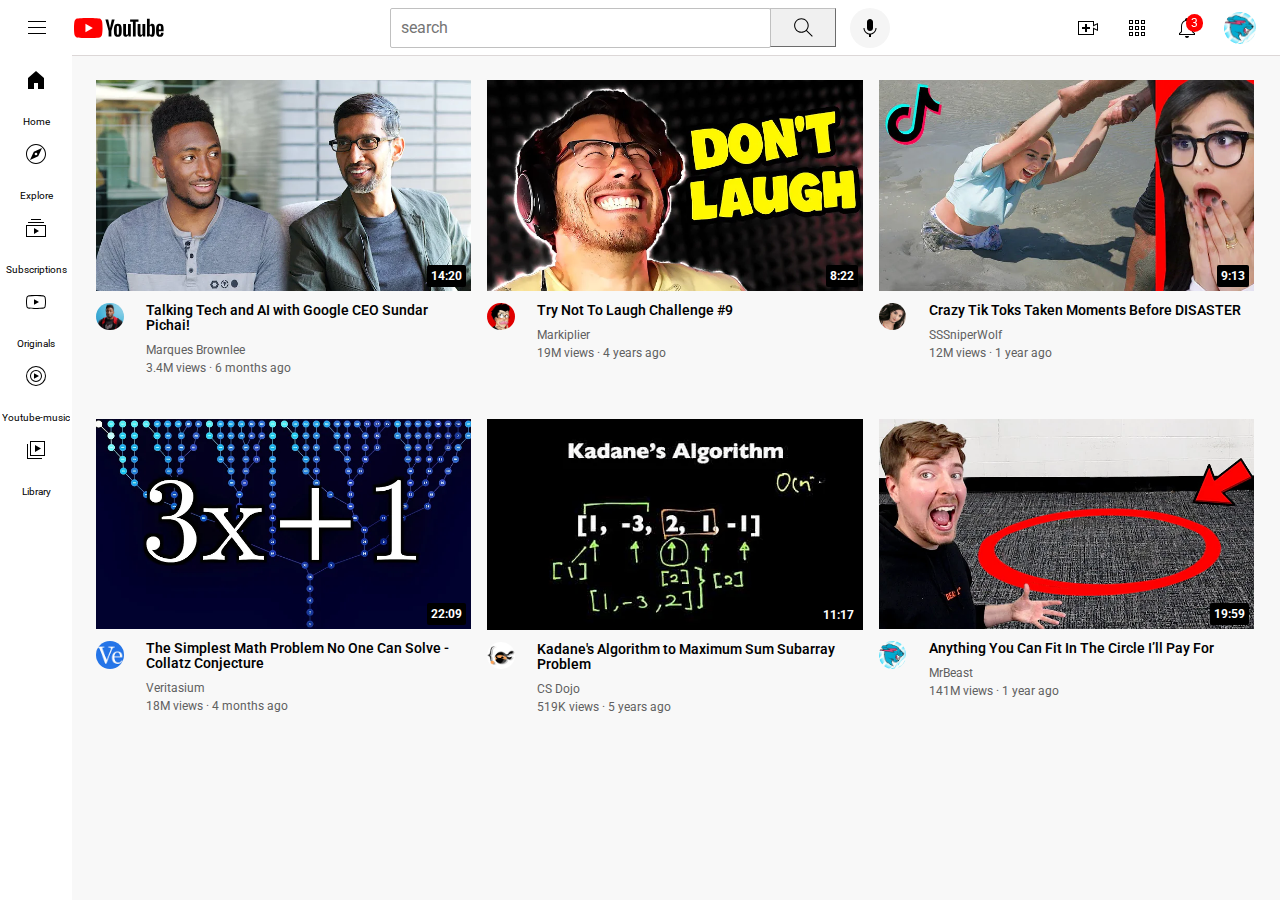
<file: index.html>
<!DOCTYPE html>
<html>
<head>
    <title>Youtube.com Owenz</title>
    <link rel="preconnect" href="https://fonts.googleapis.com">
    <link rel="preconnect" href="https://fonts.gstatic.com" crossorigin>
    <link href="https://fonts.googleapis.com/css2?family=Roboto:ital,wght@0,100;0,300;0,400;0,500;0,700;0,900;1,100;1,300;1,400;1,500;1,700;1,900&display=swap" rel="stylesheet">
    
    <link rel="stylesheet" href="Styles/general.css">
    <link rel="stylesheet" href="Styles/header.css">
    <link rel="stylesheet" href="Styles/video.css">
    <link rel="stylesheet" href="Styles/sidebar.css">



    <!------- -----NB.....-This method of arranging data in boxes like in youtube etc using <DIVs>  
     LIKE BELOW IN the Html code with <div> that are boxes in coding has..................
     problems during background colour it creates spaces in colour wic makes it bad --- */-->   

   

</head>
<body>
    <div class="header">

        <div class="left-section">
            <img class="hamburger-menu" src="icons/hamburger-menu.svg">
            <img class="youtube-logo" src="icons/youtube-logo.svg ">
        </div>
       
       
        <div class="middle-section">
              <input class="search-bar" type="text" placeholder="search">
               <button class="search-button">
                    <img class="search-icon" src="icons/search.svg">
                    <div class="tooltip">Search</div>
                </button>
            
                <button class="voice-button">
                    <img class="voice-icon" src="icons/voice-search-icon.svg">
                    <div class="tooltip">search with your voice</div>

                </button>

        </div>
       
        <div class="right-section">
            <div class="upload-container">
                <img class="upload-icon" src="icons/upload.svg">
                <div class="tooltip">Create</div>
               
            </div>

            <div class="youtube-app"> 
                
                <img class="app-icon" src="icons/youtube-apps.svg">
                <div class="tooltip">Youtube apps</div>
            </div>
           
            
            <div class="notification-container">
                <img class="notification-icon" src="icons/notifications.svg">

                <div class="notifications-count">3</div>
                <div class="tooltip">Notifications</div>
            </div>
            
            <img class="profile-icon" src="thumbnail/channel-pic/channel-6.jpeg">


        </div>
        
        
    </div>


    <div class="sidebar">
        <div class="sidebar-link">
            <img src="icons/sidebar icons/home.svg">
            <div>Home</div>
        </div>
        <div class="sidebar-link">
            <img src="icons/sidebar icons/explore.svg">
            <div>Explore</div>
        </div>
        <div class="sidebar-link">
            <img src="icons/sidebar icons/subscriptions.svg">
            <div>Subscriptions</div>
        </div>
        <div class="sidebar-link">
            <img src="icons/sidebar icons/originals.svg">
            <div>Originals</div>
        </div>
        <div class="sidebar-link">
            <img src="icons/sidebar icons/youtube-music.svg">
            <div>Youtube-music</div>
        </div>
        <div class="sidebar-link">
            <img src="icons/sidebar icons/library.svg">
            <div>Library</div>
        </div>
    </div>
    
    

    <div class="video-grid">

        
    <div class="video-preview">

        <div class="thumbnail-row">
            <img class="thumbnail" src="thumbnail/thumbnail-1.webp">

            <div class="video-time">14:20</div>

        </div>
        <div class="video-infro-grid">
            <div class="channel-picture">
                <img class="profile-pic" src="thumbnail/channel-pic/channel-1.jpeg">


            </div>
            
            <div class="video-infro"> 
                <p class="video-title">
                    Talking Tech and AI with Google CEO Sundar Pichai!
                </p>
                <p class="video-author">
                    Marques Brownlee
                </p>
                <p class="video-stats">
                    3.4M views &#183; 6 months ago
                </p>

            </div>
        </div>
    </div>
    <!----this method we use <DIV> wic is a box in nature to create a box like edite of youtube 
        in order to input our data in them ----but it becomes bad during background colouring 
    in order to solve that we u CSS grid (which is in the grid.css if u want it R wic is the best option
    for box creating in websites to create displays like youtube..........)-->
    <div class="video-preview">

            <div class="thumbnail-row" >
                <img class="thumbnail" src="thumbnail/thumbnail-2.webp">
                <div class="video-time">8:22</div>
            </div>

            <div class="video-infro-grid">
                <div class="channel-picture">
                    
                    <img class="profile-pic" src="thumbnail/channel-pic/channel-2.jpeg">
                </div>
                        
                
                <div class="video-infro"> 
                        
                    <p class="video-title">
                        
                        Try Not To Laugh Challenge #9
                    </p>
                    <p class="video-author">
                        Markiplier
                    </p>
                    <p class="video-stats">
                        19M views &#183; 4 years ago
                    </p>
            </div>
        </div>

    </div>

    <div class="video-preview">

        <div class="thumbnail-row">
            <img class="thumbnail" src="thumbnail/thumbnail-3.webp">
            <div class="video-time">9:13</div>

        </div>
        <div class="video-infro-grid">
            <div class="channel-picture">
                <img class="profile-pic" src="thumbnail/channel-pic/channel-3.jpeg">
            </div>
            
            <div class="video-infro"> 
                <p class="video-title">
                    
                    Crazy Tik Toks Taken Moments Before DISASTER
                </p>
                <p class="video-author">
                    SSSniperWolf
                </p>
                <p class="video-stats">
                    12M views &#183; 1 year ago 
                </p>

            </div>
        </div>
    </div>
    <!----this method we use <DIV> wic is a box in nature to create a box like edite of youtube 
        in order to input our data in them ----but it becomes bad during background colouring 
    in order to solve that we u CSS grid (which is in the grid.css if u want it R wic is the best option
    for box creating in websites to create displays like youtube..........)-->
    <div class="video-preview">

            <div class="thumbnail-row" >
                <img class="thumbnail" src="thumbnail/thumbnail-4.webp">
                <div class="video-time">22:09</div>
            </div>

            <div class="video-infro-grid">
                <div class="channel-picture">
                    
                    <img class="profile-pic" src="thumbnail/channel-pic/channel-4.jpeg">
                    
                </div>
                        
                
                <div class="video-infro"> 
                        
                    <p class="video-title">
                        
                        The Simplest Math Problem No One Can Solve - Collatz Conjecture
                        
                    </p>
                    <p class="video-author">
                        Veritasium
                        
                    </p>
                    <p class="video-stats">
                       18M views   &#183; 4 months ago
                    </p>
            </div>
        </div>

    </div>

    <div class="video-preview">

        <div class="thumbnail-row">
            <img class="thumbnail" src="thumbnail/thumbnail-5.webp">
            <div class="video-time">11:17</div>
        </div>
        <div class="video-infro-grid">
            <div class="channel-picture">
                <img class="profile-pic" src="thumbnail/channel-pic/channel-5.jpeg">
            </div>
            
            <div class="video-infro"> 
                <p class="video-title">
                    
                    Kadane's Algorithm to Maximum Sum Subarray Problem
                </p>
                <p class="video-author">
                    CS Dojo
                </p>
                <p class="video-stats">
                 519K views &#183; 5 years ago
                </p>

            </div>
        </div>
    </div>
    <!----this method we use <DIV> wic is a box in nature to create a box like edite of youtube 
        in order to input our data in them ----but it becomes bad during background colouring 
    in order to solve that we u CSS grid (which is in the grid.css if u want it R wic is the best option
    for box creating in websites to create displays like youtube..........)-->
    <div class="video-preview">

            <div class="thumbnail-row" >
                <img class="thumbnail" src="thumbnail/thumbnail-6.webp">
                <div class="video-time">19:59</div>
            </div>

            <div class="video-infro-grid">
                <div class="channel-picture">
                    
                    <img class="profile-pic" src="thumbnail/channel-pic/channel-6.jpeg">
                </div>
                        
                
                <div class="video-infro"> 
                        
                    <p class="video-title">
                        
                        Anything You Can Fit In The Circle I’ll Pay For
                    </p>
                    <p class="video-author">
                        MrBeast
                    </p>
                    <p class="video-stats">
                         141M views &#183;  1 year ago
                    </p>
                    
            </div>
        </div>

    </div>

    </div>
    
</body>
</html>
</file>
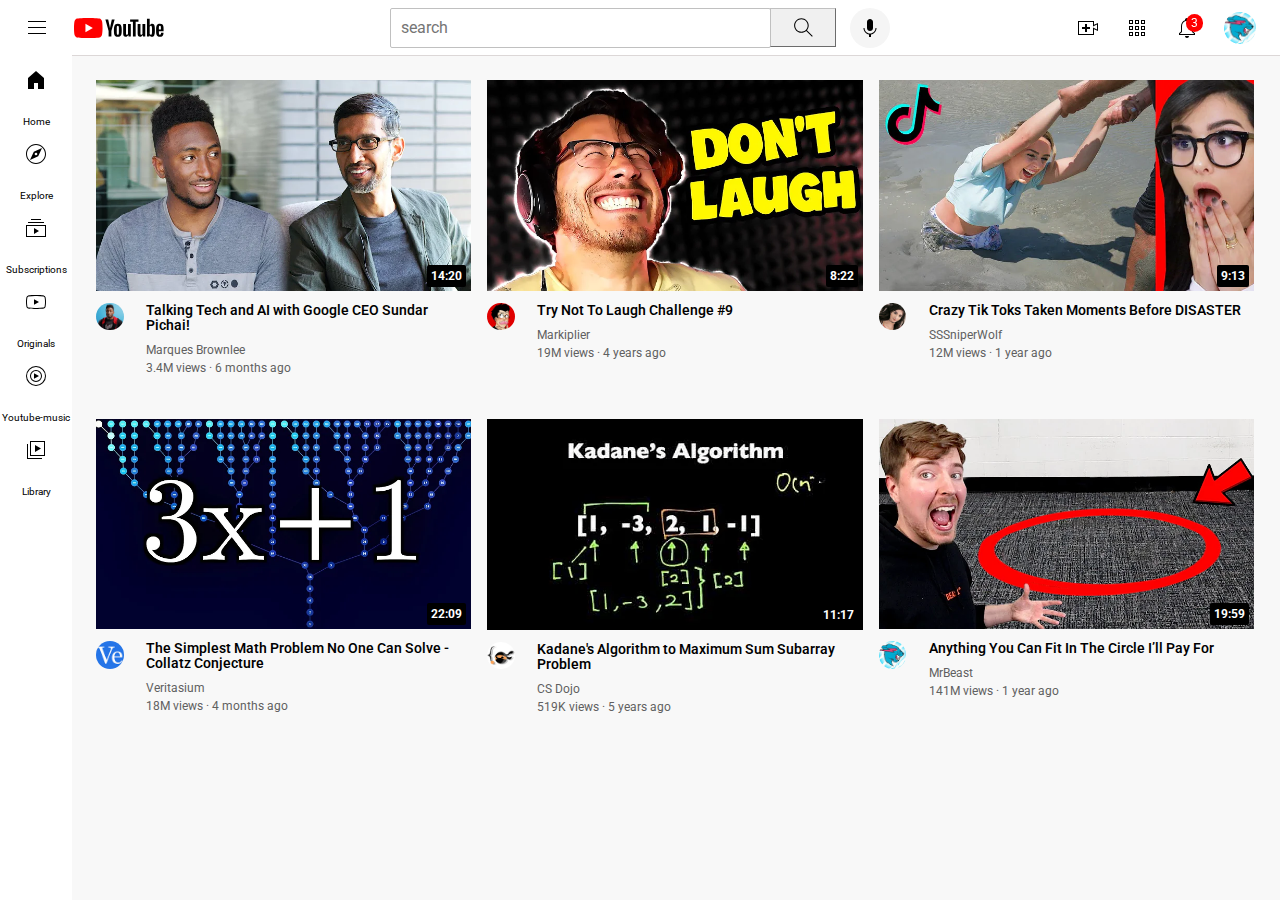
<file: youtube.html>
<!DOCTYPE html>
<html>
<head>
    <title>Youtube.com Owenz</title>
    <link rel="preconnect" href="https://fonts.googleapis.com">
    <link rel="preconnect" href="https://fonts.gstatic.com" crossorigin>
    <link href="https://fonts.googleapis.com/css2?family=Roboto:ital,wght@0,100;0,300;0,400;0,500;0,700;0,900;1,100;1,300;1,400;1,500;1,700;1,900&display=swap" rel="stylesheet">
    
    <link rel="stylesheet" href="Styles/general.css">
    <link rel="stylesheet" href="Styles/header.css">
    <link rel="stylesheet" href="Styles/video.css">
    <link rel="stylesheet" href="Styles/sidebar.css">



    <!------- -----NB.....-This method of arranging data in boxes like in youtube etc using <DIVs>  
     LIKE BELOW IN the Html code with <div> that are boxes in coding has..................
     problems during background colour it creates spaces in colour wic makes it bad --- */-->   

   

</head>
<body>
    <div class="header">

        <div class="left-section">
            <img class="hamburger-menu" src="icons/hamburger-menu.svg">
            <img class="youtube-logo" src="icons/youtube-logo.svg ">
        </div>
       
       
        <div class="middle-section">
              <input class="search-bar" type="text" placeholder="search">
               <button class="search-button">
                    <img class="search-icon" src="icons/search.svg">
                    <div class="tooltip">Search</div>
                </button>
            
                <button class="voice-button">
                    <img class="voice-icon" src="icons/voice-search-icon.svg">
                    <div class="tooltip">search with your voice</div>

                </button>

        </div>
       
        <div class="right-section">
            <div class="upload-container">
                <img class="upload-icon" src="icons/upload.svg">
                <div class="tooltip">Create</div>
               
            </div>

            <div class="youtube-app"> 
                
                <img class="app-icon" src="icons/youtube-apps.svg">
                <div class="tooltip">Youtube apps</div>
            </div>
           
            
            <div class="notification-container">
                <img class="notification-icon" src="icons/notifications.svg">

                <div class="notifications-count">3</div>
                <div class="tooltip">Notifications</div>
            </div>
            
            <img class="profile-icon" src="thumbnail/channel-pic/channel-6.jpeg">


        </div>
        
        
    </div>


    <div class="sidebar">
        <div class="sidebar-link">
            <img src="icons/sidebar icons/home.svg">
            <div>Home</div>
        </div>
        <div class="sidebar-link">
            <img src="icons/sidebar icons/explore.svg">
            <div>Explore</div>
        </div>
        <div class="sidebar-link">
            <img src="icons/sidebar icons/subscriptions.svg">
            <div>Subscriptions</div>
        </div>
        <div class="sidebar-link">
            <img src="icons/sidebar icons/originals.svg">
            <div>Originals</div>
        </div>
        <div class="sidebar-link">
            <img src="icons/sidebar icons/youtube-music.svg">
            <div>Youtube-music</div>
        </div>
        <div class="sidebar-link">
            <img src="icons/sidebar icons/library.svg">
            <div>Library</div>
        </div>
    </div>
    
    

    <div class="video-grid">

        
    <div class="video-preview">

        <div class="thumbnail-row">
            <img class="thumbnail" src="thumbnail/thumbnail-1.webp">

            <div class="video-time">14:20</div>

        </div>
        <div class="video-infro-grid">
            <div class="channel-picture">
                <img class="profile-pic" src="thumbnail/channel-pic/channel-1.jpeg">


            </div>
            
            <div class="video-infro"> 
                <p class="video-title">
                    Talking Tech and AI with Google CEO Sundar Pichai!
                </p>
                <p class="video-author">
                    Marques Brownlee
                </p>
                <p class="video-stats">
                    3.4M views &#183; 6 months ago
                </p>

            </div>
        </div>
    </div>
    <!----this method we use <DIV> wic is a box in nature to create a box like edite of youtube 
        in order to input our data in them ----but it becomes bad during background colouring 
    in order to solve that we u CSS grid (which is in the grid.css if u want it R wic is the best option
    for box creating in websites to create displays like youtube..........)-->
    <div class="video-preview">

            <div class="thumbnail-row" >
                <img class="thumbnail" src="thumbnail/thumbnail-2.webp">
                <div class="video-time">8:22</div>
            </div>

            <div class="video-infro-grid">
                <div class="channel-picture">
                    
                    <img class="profile-pic" src="thumbnail/channel-pic/channel-2.jpeg">
                </div>
                        
                
                <div class="video-infro"> 
                        
                    <p class="video-title">
                        
                        Try Not To Laugh Challenge #9
                    </p>
                    <p class="video-author">
                        Markiplier
                    </p>
                    <p class="video-stats">
                        19M views &#183; 4 years ago
                    </p>
            </div>
        </div>

    </div>

    <div class="video-preview">

        <div class="thumbnail-row">
            <img class="thumbnail" src="thumbnail/thumbnail-3.webp">
            <div class="video-time">9:13</div>

        </div>
        <div class="video-infro-grid">
            <div class="channel-picture">
                <img class="profile-pic" src="thumbnail/channel-pic/channel-3.jpeg">
            </div>
            
            <div class="video-infro"> 
                <p class="video-title">
                    
                    Crazy Tik Toks Taken Moments Before DISASTER
                </p>
                <p class="video-author">
                    SSSniperWolf
                </p>
                <p class="video-stats">
                    12M views &#183; 1 year ago 
                </p>

            </div>
        </div>
    </div>
    <!----this method we use <DIV> wic is a box in nature to create a box like edite of youtube 
        in order to input our data in them ----but it becomes bad during background colouring 
    in order to solve that we u CSS grid (which is in the grid.css if u want it R wic is the best option
    for box creating in websites to create displays like youtube..........)-->
    <div class="video-preview">

            <div class="thumbnail-row" >
                <img class="thumbnail" src="thumbnail/thumbnail-4.webp">
                <div class="video-time">22:09</div>
            </div>

            <div class="video-infro-grid">
                <div class="channel-picture">
                    
                    <img class="profile-pic" src="thumbnail/channel-pic/channel-4.jpeg">
                    
                </div>
                        
                
                <div class="video-infro"> 
                        
                    <p class="video-title">
                        
                        The Simplest Math Problem No One Can Solve - Collatz Conjecture
                        
                    </p>
                    <p class="video-author">
                        Veritasium
                        
                    </p>
                    <p class="video-stats">
                       18M views   &#183; 4 months ago
                    </p>
            </div>
        </div>

    </div>

    <div class="video-preview">

        <div class="thumbnail-row">
            <img class="thumbnail" src="thumbnail/thumbnail-5.webp">
            <div class="video-time">11:17</div>
        </div>
        <div class="video-infro-grid">
            <div class="channel-picture">
                <img class="profile-pic" src="thumbnail/channel-pic/channel-5.jpeg">
            </div>
            
            <div class="video-infro"> 
                <p class="video-title">
                    
                    Kadane's Algorithm to Maximum Sum Subarray Problem
                </p>
                <p class="video-author">
                    CS Dojo
                </p>
                <p class="video-stats">
                 519K views &#183; 5 years ago
                </p>

            </div>
        </div>
    </div>
    <!----this method we use <DIV> wic is a box in nature to create a box like edite of youtube 
        in order to input our data in them ----but it becomes bad during background colouring 
    in order to solve that we u CSS grid (which is in the grid.css if u want it R wic is the best option
    for box creating in websites to create displays like youtube..........)-->
    <div class="video-preview">

            <div class="thumbnail-row" >
                <img class="thumbnail" src="thumbnail/thumbnail-6.webp">
                <div class="video-time">19:59</div>
            </div>

            <div class="video-infro-grid">
                <div class="channel-picture">
                    
                    <img class="profile-pic" src="thumbnail/channel-pic/channel-6.jpeg">
                </div>
                        
                
                <div class="video-infro"> 
                        
                    <p class="video-title">
                        
                        Anything You Can Fit In The Circle I’ll Pay For
                    </p>
                    <p class="video-author">
                        MrBeast
                    </p>
                    <p class="video-stats">
                         141M views &#183;  1 year ago
                    </p>
                    
            </div>
        </div>

    </div>

    </div>
    
</body>
</html>
</file>
<file: Styles/general.css>
p{
    font-family: Roboto, Arial;
    margin-top: 0;
    margin-bottom: 0;
}
body{
    margin:0 ;
    padding-top: 80px;
    padding-left: 96px;
    padding-right: 26px;
    background-color: rgb(248, 248, 248);
}
</file>
<file: Styles/header.css>
.header{
    height: 55px;
    display: flex;
    flex-direction: row;
    justify-content: space-between;


    position: fixed;
    top: 0;
    left: 0;
    right: 0;

    z-index: 100;
    

    background-color: white;
    border-bottom-width: 1px;
    border-bottom-style: solid;
    border-bottom-color: rgb(220, 215, 215);
}
.left-section{
    /*background-color: lightblue;
    /*width: 150px; we remove it when we start putting logo for it to contain its things*/
    display: flex;
    align-items: center;
    
}

.hamburger-menu{
    height: 24px;
    margin-left: 25px;
    margin-right: 25px;
    
}

.youtube-logo{
    height: 20px;
}

.middle-section{
   /*--- background-color: lightpink; remove it becoz we r setting search-bar---*/
    flex: 1;
    margin-left: 70px;
    margin-right: 30px;
    max-width: 500px;
    display: flex;
    align-items: center;
}

.search-bar::placeholder{
    font-family: Roboto, Arial;
    font-size: 16px;

}
.search-bar {
    flex: 1;
    height: 36px;
    padding-left: 10px;
    font-size: 16px;
    border-width: 1px;
    border-style: solid;
    border-color: rgb(192, 192, 192);
    border-radius: 2px;
    box-shadow: inset 1px 2px 3px rgba(0 0 0 0.15); /* This gives a small shadow to the inside of a box inside using box-shadow :inset ; */
    width: 0;/* This makes the searh bar to shrinck when adjusting becoze we have removed the default width*/
}
.search-button{
    height: 39px;
    width: 66px;
    background-color:rgb(240, 240, 240) ;
    border-width: 1px;
    border-style: 2px;
    border-color: rgb(192, 192, 192);
    margin-left: -1px;/* To set it together with the search-bar we use - negative to combine box borders.*/
    margin-right: 10px;

    position: relative;
}

.search-button, 
.voice-button,
.upload-container,
.youtube-app,
.notification-container {
    display: flex;
    justify-content: center;
    align-items: center;
    position: relative;
}
.search-button .tooltip, 
.voice-button .tooltip,
.upload-container .tooltip,
.youtube-app .tooltip,
.notification-container .tooltip{
    font-family: Roboto, Arial;
    position: absolute;
    background-color: gray;
    color: white;
    padding-top: 4px;
    padding-left: 8px;
    padding-right: 8px;
    padding-bottom: 4px;
    font-size: 12px;
    border-radius: 2px;
    bottom: -30px;
    opacity: 0;
    transition: opacity 0.15;
    pointer-events: none;
    white-space: nowrap;

}
/* ---This is done to put  */

.search-button:hover .tooltip,
.voice-button:hover .tooltip,
.upload-container:hover .tooltip,
.youtube-app:hover .tooltip,
.notification-container:hover .tooltip{
    opacity: 1;
}
.search-icon{
    height: 25px;
   
}

.voice-button{
    height: 40px;
    width: 40px;
    border-radius: 20px;
    border: none;
    margin-left: 4px;
    background-color: rgb(245, 245, 245);
}

.voice-icon{
    height: 24px;
    
}

.right-section{
   /* background-color: lightblue;*/
    width: 180px;
    display: flex;
    align-items: center;
    justify-content: space-between;
    margin-right: 24px;
    flex-shrink: 0;/* we set it to zero for it to not shrinck when adjusting*/
}

.upload-icon{
    height: 24px;
}
.app-icon{
    height: 24px;
}
.notification-icon{
    height: 24px;
}
.notification-container{
    position: relative;
}

.notifications-count{
    position: absolute;
    top: -2px;
    right: -4px;
    background-color: red;
    color: white;
    font-family: Roboto, Arial;
    font-size: 12px;
    padding-left: 5px;
    padding-top: 2px;
    padding-right: 5px;
    padding-bottom: 2px;
    border-radius: 12px;
}
.profile-icon{
    height: 32px;
    border-radius:16px ;
}
</file>
<file: Styles/video.css>
.thumbnail {
   /* width: 300px;*/
   width: 100%;
   
}



.video-author, .video-stats{
    display: block;

}

/* video-preview{ /*width: 300px;
    display: inline-block;
    vertical-align: top;
    margin-right: 15px; */
        


.video-title{
    margin-top: 0;
    font-size: 14px;
    font-weight: 550;
    line-height: 15px;
    margin-bottom: 10px;
}

.video-infro-grid{
    display:grid ;
    grid-template-columns: 50px 1fr;

}


.channel-picture{
   /* background-color: grey;
   /* display: inline-block;
    width: 50px;
    vertical-align: top;*/
}


.video-infro{
   /* background-color: grey;
    /*display: inline-block;
    width: 200px;
   vertical-align: top;
   
   
  .....NB..... We are ignoring these styles because the are applied when we are using inline-block method to arrange
   our display boxs used in websites and youtube ........ while when we use Grid.css style of making boxes for sites
   we do not need them ie the width, display lineblock we set everything using Grid elements...........*/

}

.profile-pic{
    width: 55%;
    border-radius: 50px;
    
}

.thumbnail-row{
    margin-bottom: 8px;
    position: relative;
}

.video-author{
    font-size: 12px;
    color: rgb(96,96,96);
    margin-bottom: 4px;
}
.video-stats{
    font-size: 12px;
    color: rgb(96,96,96);
    margin-bottom: 4px;

}

.video-grid{
    display:grid ;
    grid-template-columns: 1fr 1fr 1fr ;
    column-gap: 16px;
    row-gap: 40px
}

@media( max-width:750px) {
    .video-grid{
        grid-template-columns: 1fr 1fr;
    }
}


/*@media( max-width:750px) {-------} it help in resizing the webpage for it to not be sized when the web is
reduced in this element of grid-template-columns: 1fr 1fr; ***** it limites the columns that have to be displayed
when web is reduced i.e three.
        while

/*@media(min-width:1000px) {
    .video-grid{
        grid-template-columns: 1fr 1fr 1fr 1fr;
    }
}
/*@media( min-width:750px) {-------} it help in resizing the webpage for it to show more boxs when the web is
increased. in this element of grid-template-columns: i.e 1fr 1fr 1fr 1fr; ***** it limites the columns that have to be displayed
when web is increased i.e four columns of boxes try it with that code above of min-width.
*/

.video-time{
    font-family: Roboto,Arial;
    font-size: 12px;
    font-weight: bold;
    padding-left: 4px;
    padding-top: 4px;
    padding-right: 4px;
    padding-bottom: 4px;
    border-radius: 2px;
    background-color: black;
    color: white;
    position: absolute;
    bottom: 8px;
    right: 5px;
}
</file>
<file: Styles/sidebar.css>
.sidebar{
    position: fixed;
    left: 0;
    bottom: 0;
    top:55px;
    background-color: white;
    width: 72px;
    z-index: 200;
    padding-top: 5px;

}
/* z-index makes the element to appear on top of the other i.e sidebar on to of header
becoze its 200 more than the z-index of header wic is 100 */

.sidebar-link{
   
    height: 74px;
    display: flex;
    align-items: center;
    justify-content: center;
    flex-direction: column;
    cursor: pointer;

  
}
/* flex-direction:column makes the data in appear vertical in the box wic is Good for sidebars
 while flex-direction:row  makes that appear horzotial in the box wic is good for headers and hozital data */


.sidebar-link:hover{
    background-color: rgb(238, 235, 235);

}

.sidebar-link img{
    height: 24px;
    margin-bottom:24px ;
    
}

.sidebar-link div{
    font-family: Roboto, Arial;
    font-size: 10px;


}
</file>
